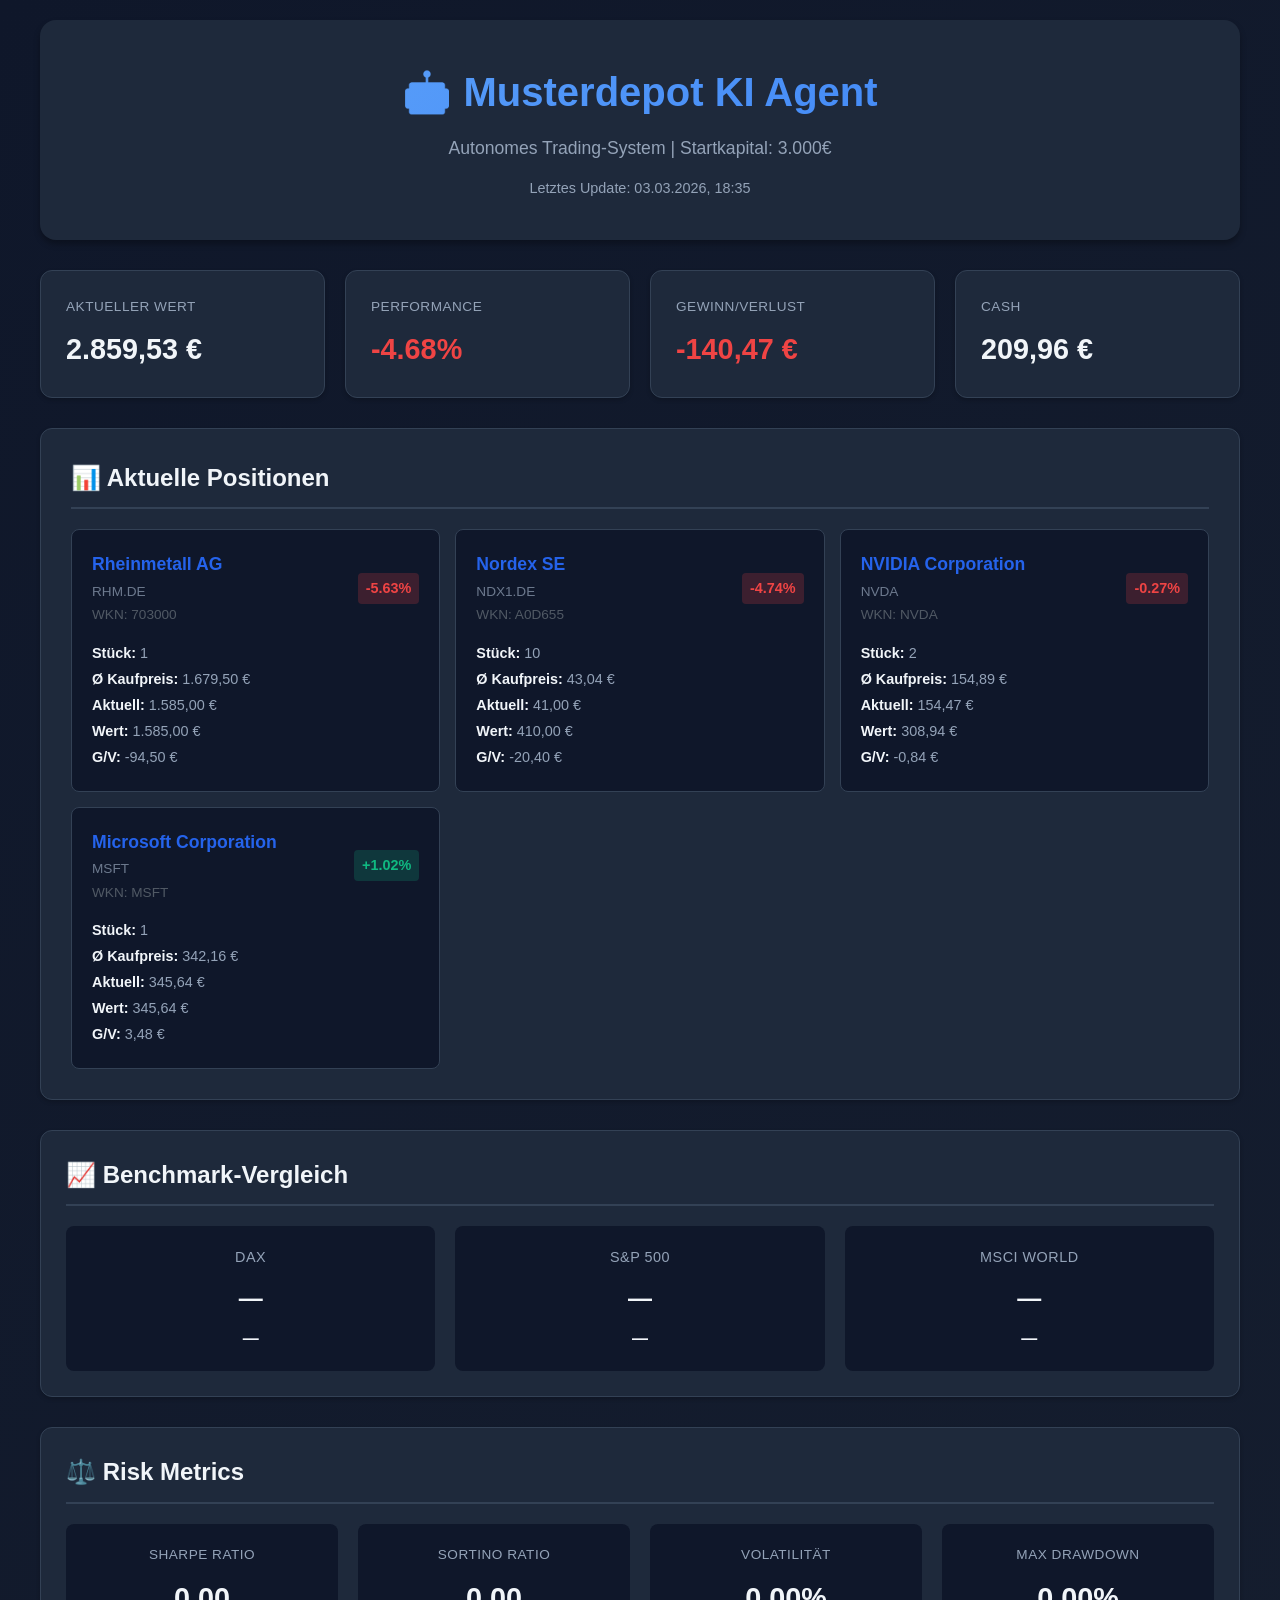
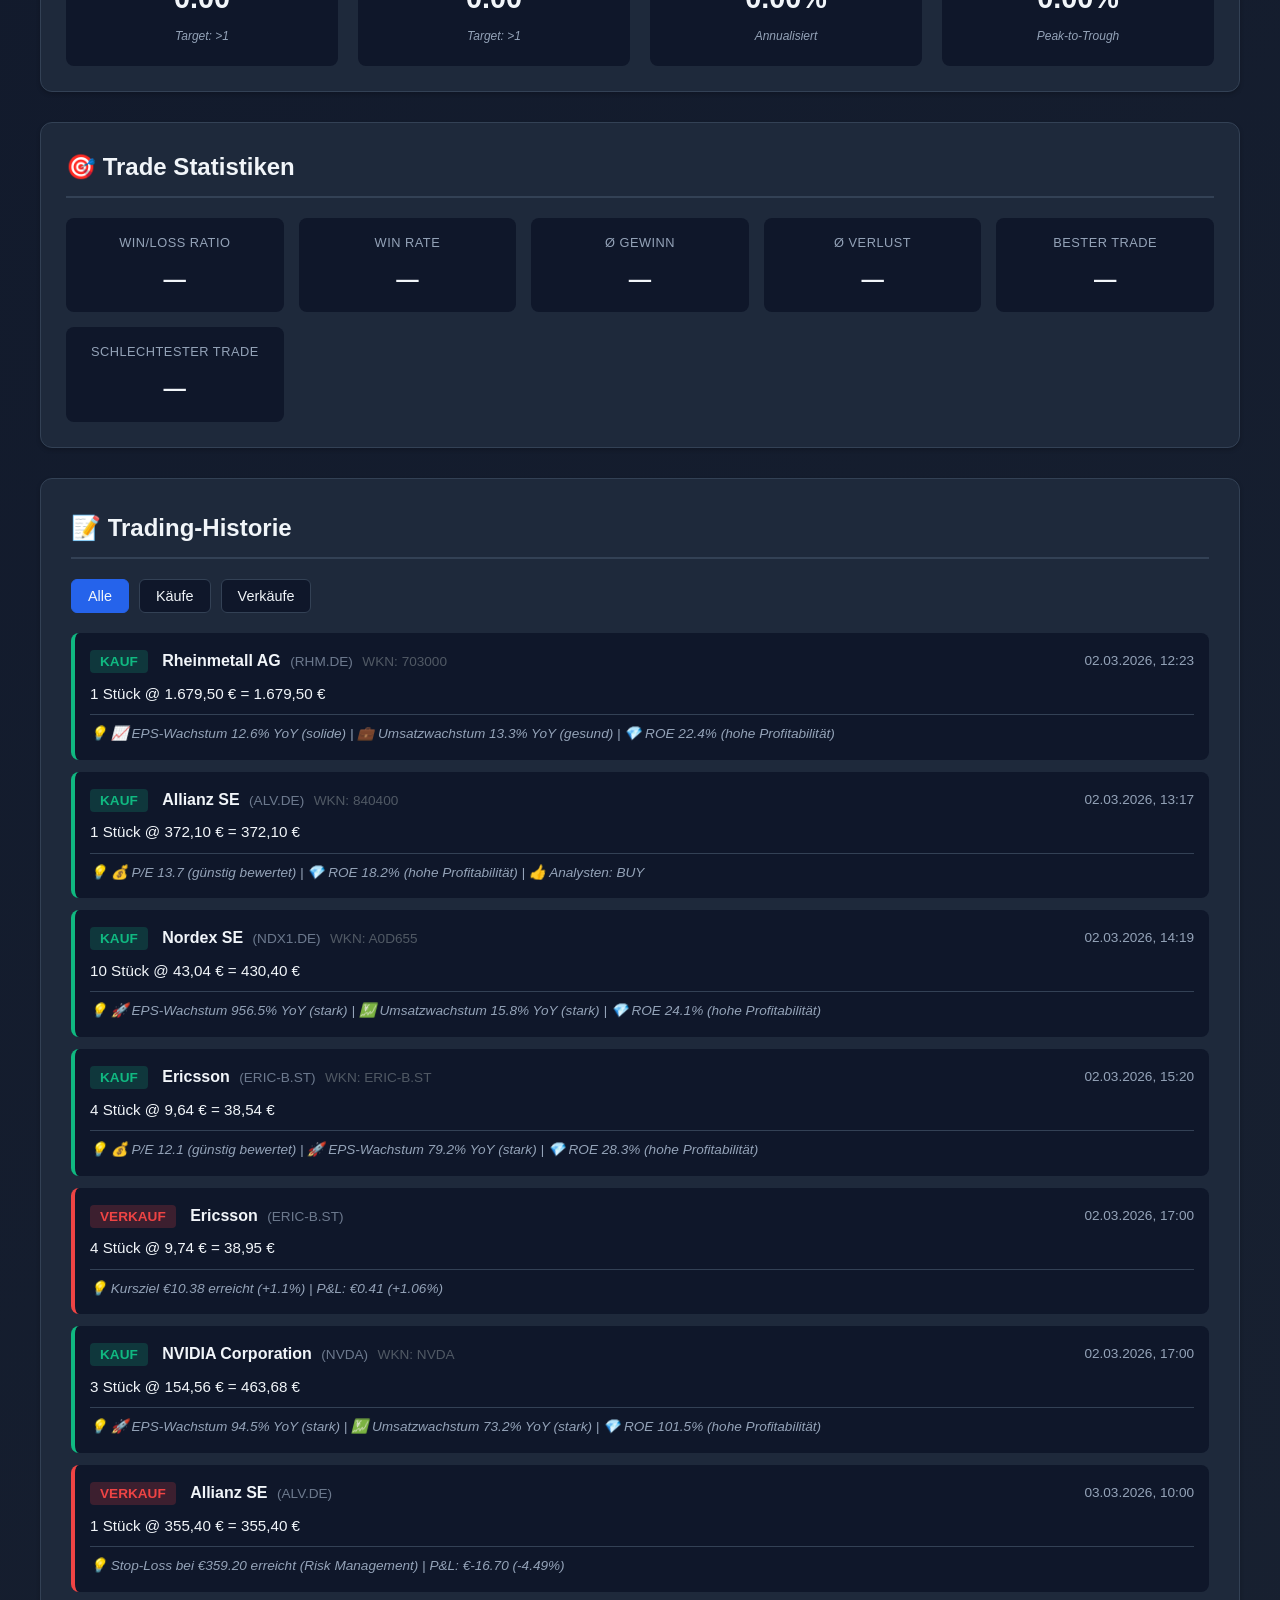
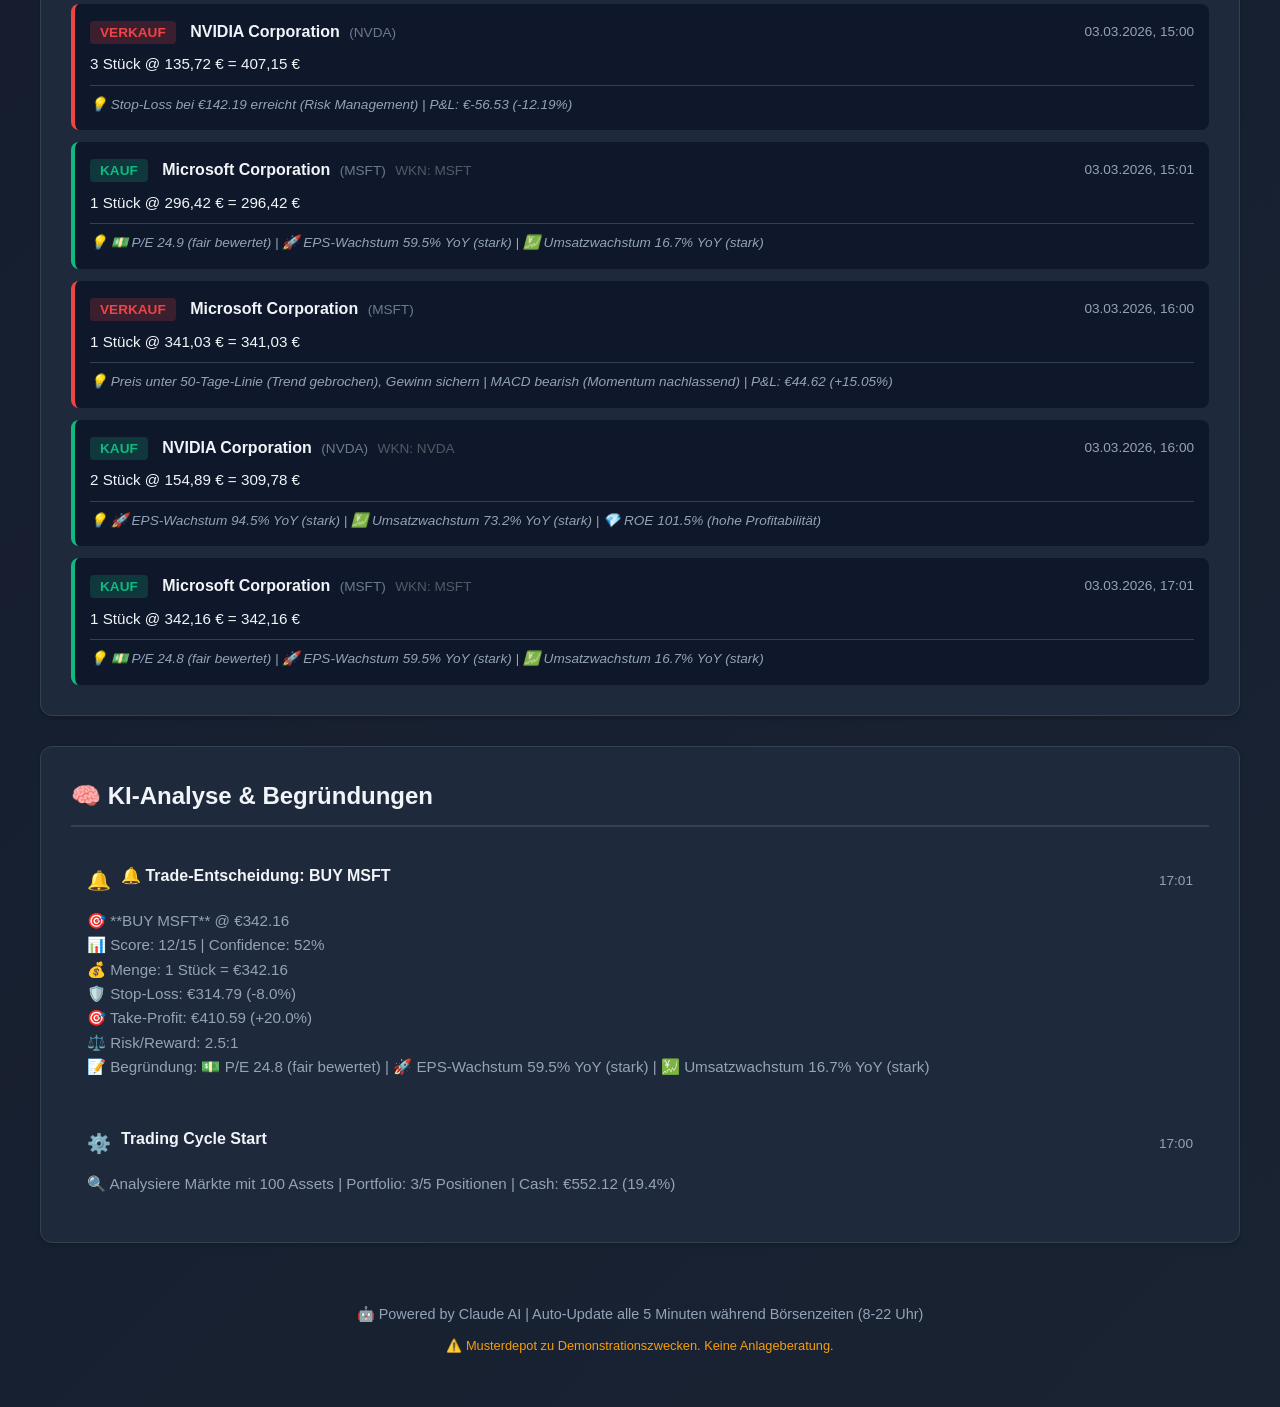
<file: index.html>
<!DOCTYPE html>
<html lang="de">
<head>
    <meta charset="UTF-8">
    <meta name="viewport" content="width=device-width, initial-scale=1.0">
    <title>Musterdepot KI Agent | Andreas Hergett</title>
    <link rel="stylesheet" href="css/style.css">
    <link rel="icon" type="image/svg+xml" href="data:image/svg+xml,<svg xmlns='http://www.w3.org/2000/svg' viewBox='0 0 100 100'><text y='.9em' font-size='90'>📈</text></svg>">
</head>
<body>
    <div class="container">
        <header>
            <h1>🤖 Musterdepot KI Agent</h1>
            <p class="subtitle">Autonomes Trading-System | Startkapital: 3.000€</p>
            <div class="last-update" id="lastUpdate">Lädt Daten...</div>
        </header>

        <div class="performance-overview">
            <div class="stat-card">
                <div class="stat-label">Aktueller Wert</div>
                <div class="stat-value" id="totalValue">—</div>
            </div>
            <div class="stat-card">
                <div class="stat-label">Performance</div>
                <div class="stat-value" id="performance">—</div>
            </div>
            <div class="stat-card">
                <div class="stat-label">Gewinn/Verlust</div>
                <div class="stat-value" id="profitLoss">—</div>
            </div>
            <div class="stat-card">
                <div class="stat-label">Cash</div>
                <div class="stat-value" id="cashValue">—</div>
            </div>
        </div>

        <section class="portfolio-section">
            <h2>📊 Aktuelle Positionen</h2>
            <div class="positions-grid" id="positionsGrid">
                <div class="loading">Lade Portfolio-Daten...</div>
            </div>
        </section>

        <section class="benchmarks-section">
            <h2>📈 Benchmark-Vergleich</h2>
            <div class="benchmarks-grid">
                <div class="benchmark-card">
                    <div class="benchmark-name">DAX</div>
                    <div class="benchmark-price" id="daxPrice">—</div>
                    <div class="benchmark-change" id="daxChange">—</div>
                </div>
                <div class="benchmark-card">
                    <div class="benchmark-name">S&P 500</div>
                    <div class="benchmark-price" id="sp500Price">—</div>
                    <div class="benchmark-change" id="sp500Change">—</div>
                </div>
                <div class="benchmark-card">
                    <div class="benchmark-name">MSCI World</div>
                    <div class="benchmark-price" id="msciPrice">—</div>
                    <div class="benchmark-change" id="msciChange">—</div>
                </div>
            </div>
        </section>

        <section class="risk-metrics-section">
            <h2>⚖️ Risk Metrics</h2>
            <div class="risk-metrics-grid">
                <div class="metric-card">
                    <div class="metric-label">Sharpe Ratio</div>
                    <div class="metric-value" id="sharpeRatio">—</div>
                    <div class="metric-hint">Target: &gt;1</div>
                </div>
                <div class="metric-card">
                    <div class="metric-label">Sortino Ratio</div>
                    <div class="metric-value" id="sortinoRatio">—</div>
                    <div class="metric-hint">Target: &gt;1</div>
                </div>
                <div class="metric-card">
                    <div class="metric-label">Volatilität</div>
                    <div class="metric-value" id="volatility">—</div>
                    <div class="metric-hint">Annualisiert</div>
                </div>
                <div class="metric-card">
                    <div class="metric-label">Max Drawdown</div>
                    <div class="metric-value" id="maxDrawdown">—</div>
                    <div class="metric-hint">Peak-to-Trough</div>
                </div>
            </div>
        </section>

        <section class="trade-stats-section">
            <h2>🎯 Trade Statistiken</h2>
            <div class="trade-stats-grid">
                <div class="stat-item">
                    <div class="stat-item-label">Win/Loss Ratio</div>
                    <div class="stat-item-value" id="winLossRatio">—</div>
                </div>
                <div class="stat-item">
                    <div class="stat-item-label">Win Rate</div>
                    <div class="stat-item-value" id="winRate">—</div>
                </div>
                <div class="stat-item">
                    <div class="stat-item-label">Ø Gewinn</div>
                    <div class="stat-item-value" id="avgWin">—</div>
                </div>
                <div class="stat-item">
                    <div class="stat-item-label">Ø Verlust</div>
                    <div class="stat-item-value" id="avgLoss">—</div>
                </div>
                <div class="stat-item">
                    <div class="stat-item-label">Bester Trade</div>
                    <div class="stat-item-value" id="bestTrade">—</div>
                </div>
                <div class="stat-item">
                    <div class="stat-item-label">Schlechtester Trade</div>
                    <div class="stat-item-value" id="worstTrade">—</div>
                </div>
            </div>
        </section>

        <section class="trades-section">
            <h2>📝 Trading-Historie</h2>
            <div class="filters">
                <button class="filter-btn active" data-filter="all">Alle</button>
                <button class="filter-btn" data-filter="buy">Käufe</button>
                <button class="filter-btn" data-filter="sell">Verkäufe</button>
            </div>
            <div class="trades-list" id="tradesList">
                <div class="loading">Lade Trading-Historie...</div>
            </div>
        </section>

        <section class="ai-insights">
            <h2>🧠 KI-Analyse & Begründungen</h2>
            <div class="insights-grid" id="insightsGrid">
                <div class="loading">Lade KI-Insights...</div>
            </div>
        </section>

        <footer>
            <p>🤖 Powered by Claude AI | Auto-Update alle 5 Minuten während Börsenzeiten (8-22 Uhr)</p>
            <p class="disclaimer">⚠️ Musterdepot zu Demonstrationszwecken. Keine Anlageberatung.</p>
        </footer>
    </div>

    <script src="js/script.js"></script>
</body>
</html>
</file>
<file: css/style.css>
/* Reset & Base */
* {
    margin: 0;
    padding: 0;
    box-sizing: border-box;
}

:root {
    --primary: #2563eb;
    --success: #10b981;
    --danger: #ef4444;
    --warning: #f59e0b;
    --bg-dark: #0f172a;
    --bg-card: #1e293b;
    --text-primary: #f1f5f9;
    --text-secondary: #94a3b8;
    --border: #334155;
}

body {
    font-family: -apple-system, BlinkMacSystemFont, 'Segoe UI', Roboto, sans-serif;
    background: linear-gradient(135deg, var(--bg-dark) 0%, #1a2332 100%);
    color: var(--text-primary);
    line-height: 1.6;
    min-height: 100vh;
    padding: 20px;
}

.container {
    max-width: 1200px;
    margin: 0 auto;
}

/* Header */
header {
    text-align: center;
    padding: 40px 20px;
    background: var(--bg-card);
    border-radius: 16px;
    margin-bottom: 30px;
    box-shadow: 0 4px 6px rgba(0, 0, 0, 0.3);
}

h1 {
    font-size: 2.5rem;
    font-weight: 700;
    margin-bottom: 10px;
    background: linear-gradient(135deg, #60a5fa 0%, #3b82f6 100%);
    -webkit-background-clip: text;
    -webkit-text-fill-color: transparent;
    background-clip: text;
}

.subtitle {
    font-size: 1.1rem;
    color: var(--text-secondary);
    margin-bottom: 15px;
}

.last-update {
    font-size: 0.9rem;
    color: var(--text-secondary);
    margin-top: 10px;
}

/* Performance Overview */
.performance-overview {
    display: grid;
    grid-template-columns: repeat(auto-fit, minmax(250px, 1fr));
    gap: 20px;
    margin-bottom: 30px;
}

.stat-card {
    background: var(--bg-card);
    padding: 25px;
    border-radius: 12px;
    border: 1px solid var(--border);
    box-shadow: 0 2px 4px rgba(0, 0, 0, 0.2);
    transition: transform 0.2s, box-shadow 0.2s;
}

.stat-card:hover {
    transform: translateY(-2px);
    box-shadow: 0 4px 8px rgba(0, 0, 0, 0.3);
}

.stat-label {
    font-size: 0.85rem;
    color: var(--text-secondary);
    text-transform: uppercase;
    letter-spacing: 0.5px;
    margin-bottom: 8px;
}

.stat-value {
    font-size: 1.8rem;
    font-weight: 700;
}

.stat-value.positive {
    color: var(--success);
}

.stat-value.negative {
    color: var(--danger);
}

/* Sections */
section {
    background: var(--bg-card);
    padding: 30px;
    border-radius: 12px;
    margin-bottom: 30px;
    border: 1px solid var(--border);
    box-shadow: 0 2px 4px rgba(0, 0, 0, 0.2);
}

h2 {
    font-size: 1.5rem;
    margin-bottom: 20px;
    padding-bottom: 10px;
    border-bottom: 2px solid var(--border);
}

/* Positions Grid */
.positions-grid {
    display: grid;
    grid-template-columns: repeat(auto-fill, minmax(280px, 1fr));
    gap: 15px;
}

.position-card {
    background: var(--bg-dark);
    padding: 20px;
    border-radius: 8px;
    border: 1px solid var(--border);
    transition: transform 0.2s, border-color 0.2s;
}

.position-card:hover {
    transform: translateY(-2px);
    border-color: var(--primary);
}

.position-header {
    display: flex;
    justify-content: space-between;
    align-items: center;
    margin-bottom: 15px;
}

.ticker {
    font-size: 1.3rem;
    font-weight: 700;
    color: var(--primary);
}

.position-change {
    font-size: 0.9rem;
    font-weight: 600;
    padding: 4px 8px;
    border-radius: 4px;
}

.position-change.positive {
    background: rgba(16, 185, 129, 0.2);
    color: var(--success);
}

.position-change.negative {
    background: rgba(239, 68, 68, 0.2);
    color: var(--danger);
}

.position-details {
    font-size: 0.9rem;
    color: var(--text-secondary);
    line-height: 1.8;
}

.position-details strong {
    color: var(--text-primary);
}

/* Trades List */
.filters {
    display: flex;
    gap: 10px;
    margin-bottom: 20px;
    flex-wrap: wrap;
}

.filter-btn {
    padding: 8px 16px;
    border: 1px solid var(--border);
    background: var(--bg-dark);
    color: var(--text-primary);
    border-radius: 6px;
    cursor: pointer;
    font-size: 0.9rem;
    transition: all 0.2s;
}

.filter-btn:hover {
    border-color: var(--primary);
    background: rgba(37, 99, 235, 0.1);
}

.filter-btn.active {
    background: var(--primary);
    border-color: var(--primary);
}

.trades-list {
    display: flex;
    flex-direction: column;
    gap: 12px;
}

.trade-item {
    background: var(--bg-dark);
    padding: 15px;
    border-radius: 8px;
    border-left: 4px solid var(--border);
    transition: border-color 0.2s;
}

.trade-item.buy {
    border-left-color: var(--success);
}

.trade-item.sell {
    border-left-color: var(--danger);
}

.trade-item:hover {
    background: rgba(30, 41, 59, 0.8);
}

.trade-header {
    display: flex;
    justify-content: space-between;
    align-items: center;
    margin-bottom: 8px;
}

.trade-type {
    font-weight: 700;
    font-size: 0.85rem;
    text-transform: uppercase;
    padding: 4px 10px;
    border-radius: 4px;
}

.trade-type.buy {
    background: rgba(16, 185, 129, 0.2);
    color: var(--success);
}

.trade-type.sell {
    background: rgba(239, 68, 68, 0.2);
    color: var(--danger);
}

.trade-date {
    font-size: 0.85rem;
    color: var(--text-secondary);
}

.trade-info {
    font-size: 0.95rem;
    color: var(--text-primary);
    margin-bottom: 8px;
}

.trade-reason {
    font-size: 0.85rem;
    color: var(--text-secondary);
    font-style: italic;
    margin-top: 8px;
    padding-top: 8px;
    border-top: 1px solid var(--border);
}

/* AI Insights */
.insights-grid {
    display: grid;
    gap: 15px;
}

.insight-card {
    background: var(--bg-dark);
    padding: 20px;
    border-radius: 8px;
    border-left: 4px solid var(--primary);
}

.insight-title {
    font-weight: 700;
    margin-bottom: 10px;
    color: var(--primary);
}

.insight-content {
    font-size: 0.95rem;
    line-height: 1.6;
    color: var(--text-secondary);
}

/* Loading */
.loading {
    text-align: center;
    padding: 40px;
    color: var(--text-secondary);
    font-style: italic;
}

/* Footer */
footer {
    text-align: center;
    padding: 30px 20px;
    color: var(--text-secondary);
    font-size: 0.9rem;
}

.disclaimer {
    margin-top: 10px;
    font-size: 0.8rem;
    color: var(--warning);
}

/* Responsive */
@media (max-width: 768px) {
    h1 {
        font-size: 2rem;
    }

    .performance-overview {
        grid-template-columns: repeat(2, 1fr);
    }

    .positions-grid {
        grid-template-columns: 1fr;
    }

    section {
        padding: 20px;
    }

    .trade-header {
        flex-direction: column;
        align-items: flex-start;
        gap: 8px;
    }
}

@media (max-width: 480px) {
    body {
        padding: 10px;
    }

    header {
        padding: 30px 15px;
    }

    .performance-overview {
        grid-template-columns: 1fr;
    }

    .stat-value {
        font-size: 1.5rem;
    }
}

/* AI Insights Enhanced Styling */
.insight-card {
    padding: 16px;
    background: var(--bg-card);
    border-radius: 8px;
    border-left: 4px solid var(--accent);
    transition: transform 0.2s, box-shadow 0.2s;
}

.insight-card:hover {
    transform: translateY(-2px);
    box-shadow: 0 4px 12px rgba(0, 0, 0, 0.3);
}

.insight-card.insight-trade {
    border-left-color: #4caf50;
}

.insight-card.insight-system {
    border-left-color: #2196f3;
}

.insight-header {
    display: flex;
    align-items: center;
    gap: 10px;
    margin-bottom: 10px;
    flex-wrap: wrap;
}

.insight-icon {
    font-size: 1.2em;
}

.insight-title {
    font-weight: 600;
    color: var(--text-primary);
    flex: 1;
}

.insight-time {
    font-size: 0.85em;
    color: var(--text-secondary);
}

.insight-content {
    color: var(--text-secondary);
    line-height: 1.6;
    white-space: pre-wrap;
}

/* Benchmarks Section */
.benchmarks-section {
    background: var(--bg-card);
    padding: 25px;
    border-radius: 12px;
    border: 1px solid var(--border);
    margin-bottom: 30px;
}

.benchmarks-grid {
    display: grid;
    grid-template-columns: repeat(auto-fit, minmax(200px, 1fr));
    gap: 20px;
    margin-top: 20px;
}

.benchmark-card {
    background: var(--bg-dark);
    padding: 20px;
    border-radius: 8px;
    text-align: center;
    transition: transform 0.2s, box-shadow 0.2s;
}

.benchmark-card:hover {
    transform: translateY(-2px);
    box-shadow: 0 4px 8px rgba(0, 0, 0, 0.3);
}

.benchmark-name {
    font-size: 0.9rem;
    color: var(--text-secondary);
    text-transform: uppercase;
    letter-spacing: 0.5px;
    margin-bottom: 10px;
}

.benchmark-price {
    font-size: 1.5rem;
    font-weight: 700;
    color: var(--text-primary);
    margin-bottom: 8px;
}

.benchmark-change {
    font-size: 1rem;
    font-weight: 600;
}

/* Risk Metrics Section */
.risk-metrics-section {
    background: var(--bg-card);
    padding: 25px;
    border-radius: 12px;
    border: 1px solid var(--border);
    margin-bottom: 30px;
}

.risk-metrics-grid {
    display: grid;
    grid-template-columns: repeat(auto-fit, minmax(200px, 1fr));
    gap: 20px;
    margin-top: 20px;
}

.metric-card {
    background: var(--bg-dark);
    padding: 20px;
    border-radius: 8px;
    text-align: center;
    transition: transform 0.2s, box-shadow 0.2s;
}

.metric-card:hover {
    transform: translateY(-2px);
    box-shadow: 0 4px 8px rgba(0, 0, 0, 0.3);
}

.metric-label {
    font-size: 0.85rem;
    color: var(--text-secondary);
    text-transform: uppercase;
    letter-spacing: 0.5px;
    margin-bottom: 10px;
}

.metric-value {
    font-size: 1.8rem;
    font-weight: 700;
    margin-bottom: 5px;
}

.metric-value.neutral {
    color: var(--warning);
}

.metric-hint {
    font-size: 0.75rem;
    color: var(--text-secondary);
    font-style: italic;
}

/* Trade Statistics Section */
.trade-stats-section {
    background: var(--bg-card);
    padding: 25px;
    border-radius: 12px;
    border: 1px solid var(--border);
    margin-bottom: 30px;
}

.trade-stats-grid {
    display: grid;
    grid-template-columns: repeat(auto-fit, minmax(180px, 1fr));
    gap: 15px;
    margin-top: 20px;
}

.stat-item {
    background: var(--bg-dark);
    padding: 15px;
    border-radius: 8px;
    text-align: center;
}

.stat-item-label {
    font-size: 0.8rem;
    color: var(--text-secondary);
    text-transform: uppercase;
    letter-spacing: 0.5px;
    margin-bottom: 8px;
}

.stat-item-value {
    font-size: 1.4rem;
    font-weight: 700;
    color: var(--text-primary);
}

/* Responsive adjustments for new sections */
@media (max-width: 768px) {
    .benchmarks-grid,
    .risk-metrics-grid,
    .trade-stats-grid {
        grid-template-columns: repeat(2, 1fr);
    }
}

@media (max-width: 480px) {
    .benchmarks-grid,
    .risk-metrics-grid,
    .trade-stats-grid {
        grid-template-columns: 1fr;
    }

    .metric-value,
    .stat-item-value {
        font-size: 1.3rem;
    }
}

/* Stock Name Styling */
.ticker-symbol {
    font-size: 0.85rem;
    color: var(--text-secondary);
    opacity: 0.7;
    font-weight: normal;
}

.position-header .ticker {
    font-size: 1.1rem;
    font-weight: bold;
}

.position-header > div {
    display: flex;
    flex-direction: column;
    gap: 2px;
}
</file>
